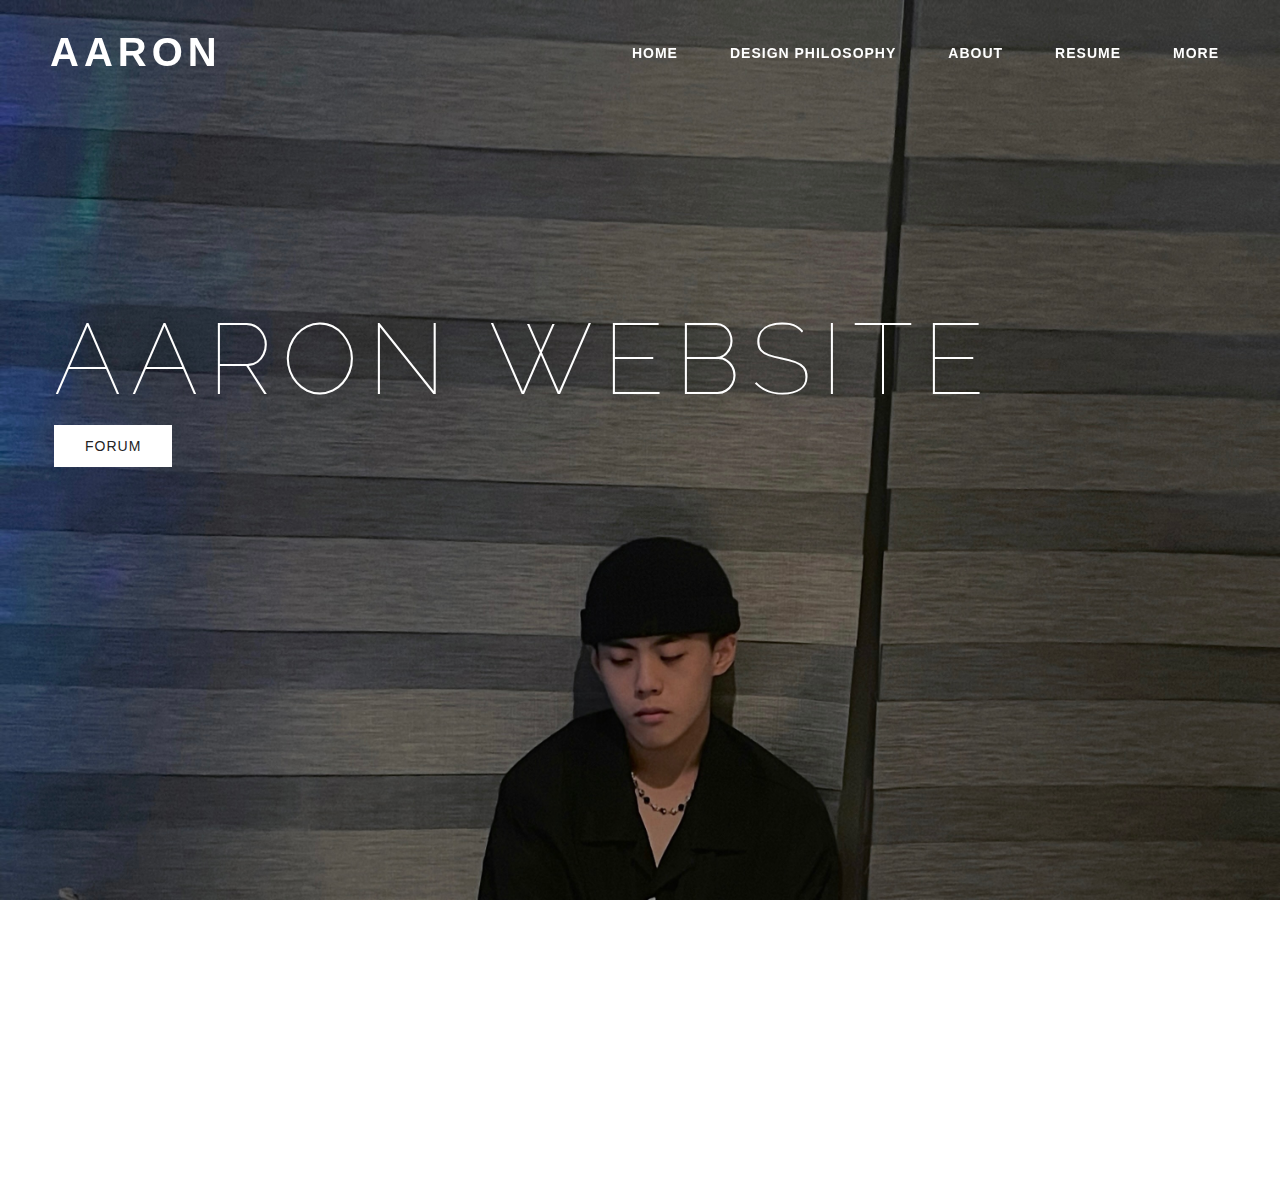
<file: index.html>
<!DOCTYPE html>
<html lang="zh-Hant">
<head>
  <meta charset="UTF-8">
  <meta name="viewport" content="width=device-width, initial-scale=1.0">
  <title>AARON</title>
  <link rel="stylesheet" href="1.css">
    <link href="https://fonts.googleapis.com/css?family=Raleway:100,400,700&display=swap" rel="stylesheet">
    

</head>
<body class="home-page">
  <header>
    <a href="1.html"class="logo">AARON</a>
    <div class="hamburger">&#9776;</div>
    <nav>
      <ul class="nav-links">
        <li><a href="1.html">HOME</a></li>
        <li><a href="2.html">DESIGN PHILOSOPHY</a></li>
        <li><a href="3.html">ABOUT</a></li>
        <li><a href="4.html">RESUME</a></li>
         <li><a href="5.html">MORE</a></li>
      </ul>
    </nav>
  </header>

  <main class="hero">
    <h1 class="main-title">AARON WEBSITE</h1>
    <div class="btn-bg">
    <a href="2.html#forumSection" class="btn">FORUM</a>  
  </main>
  <section class="content"></section>
  <script src="1.js" ></script>
 
  
</div>
</body>
</html>
</file>
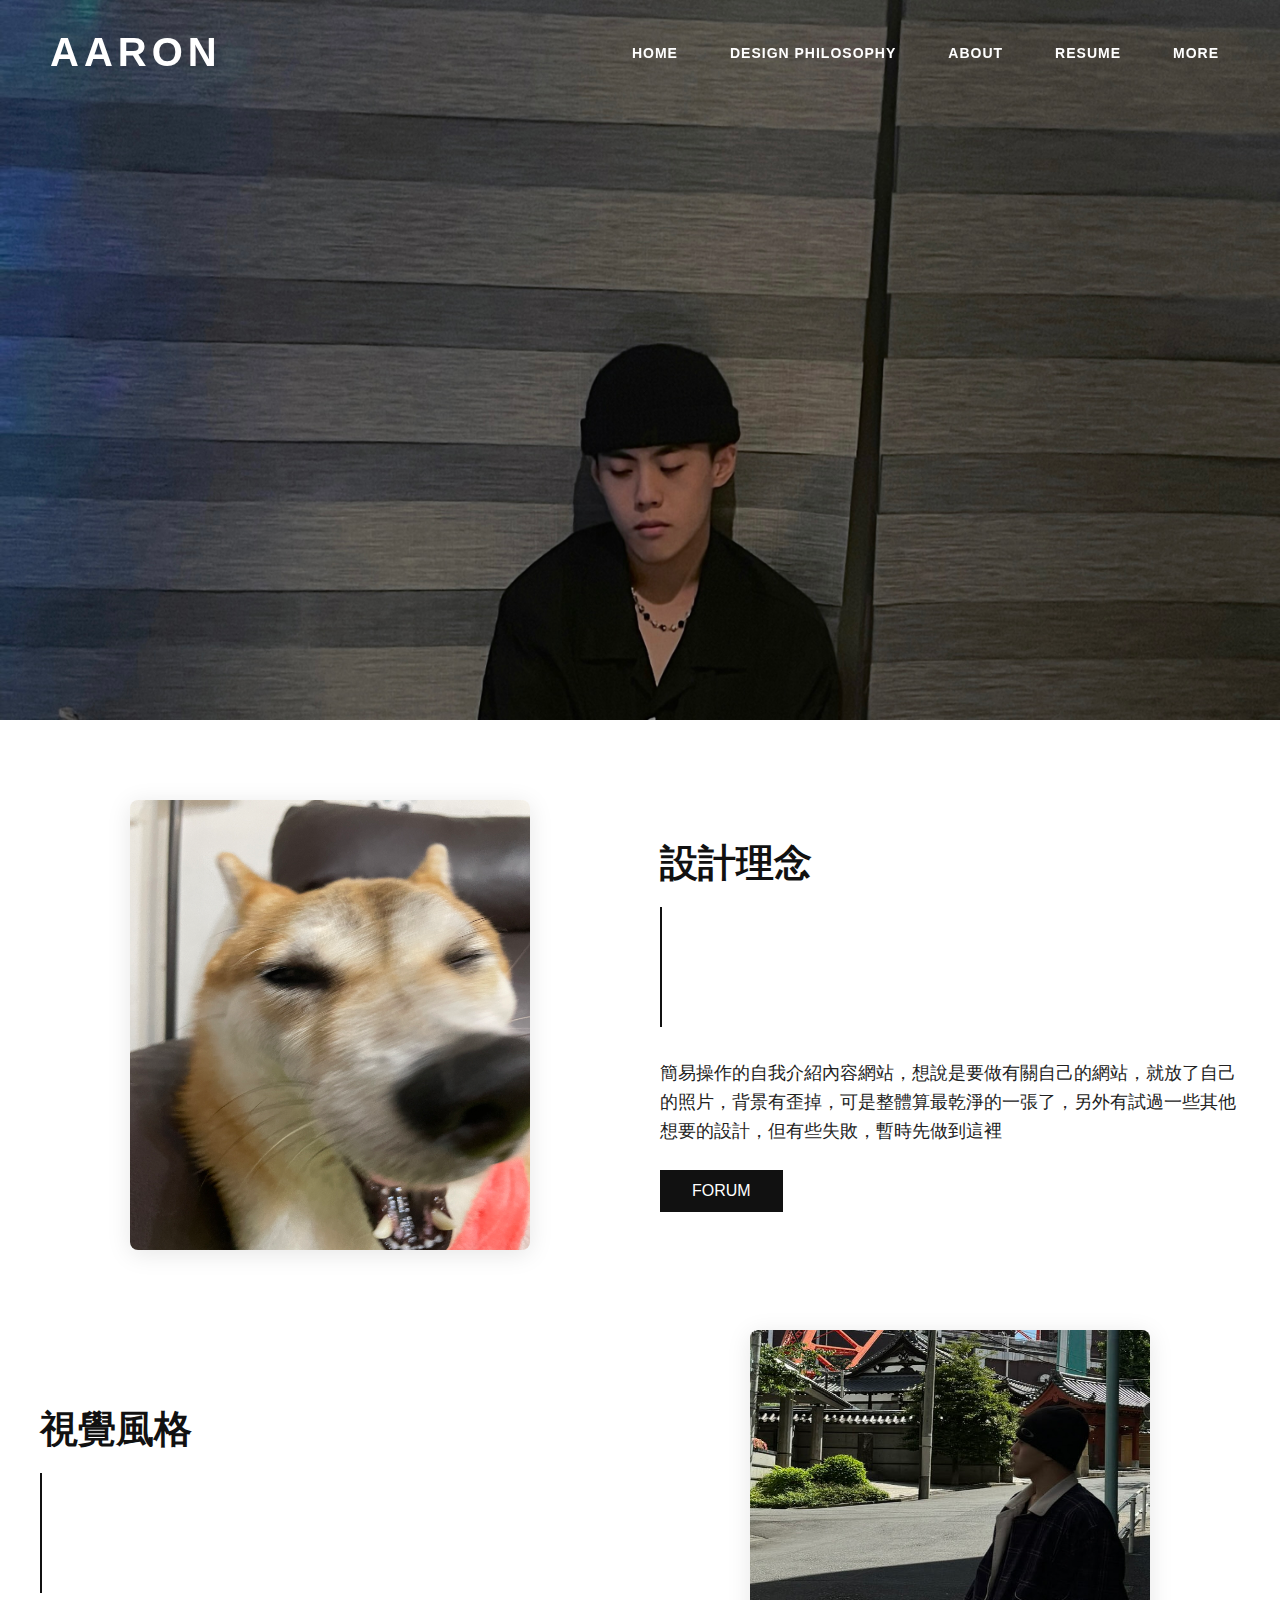
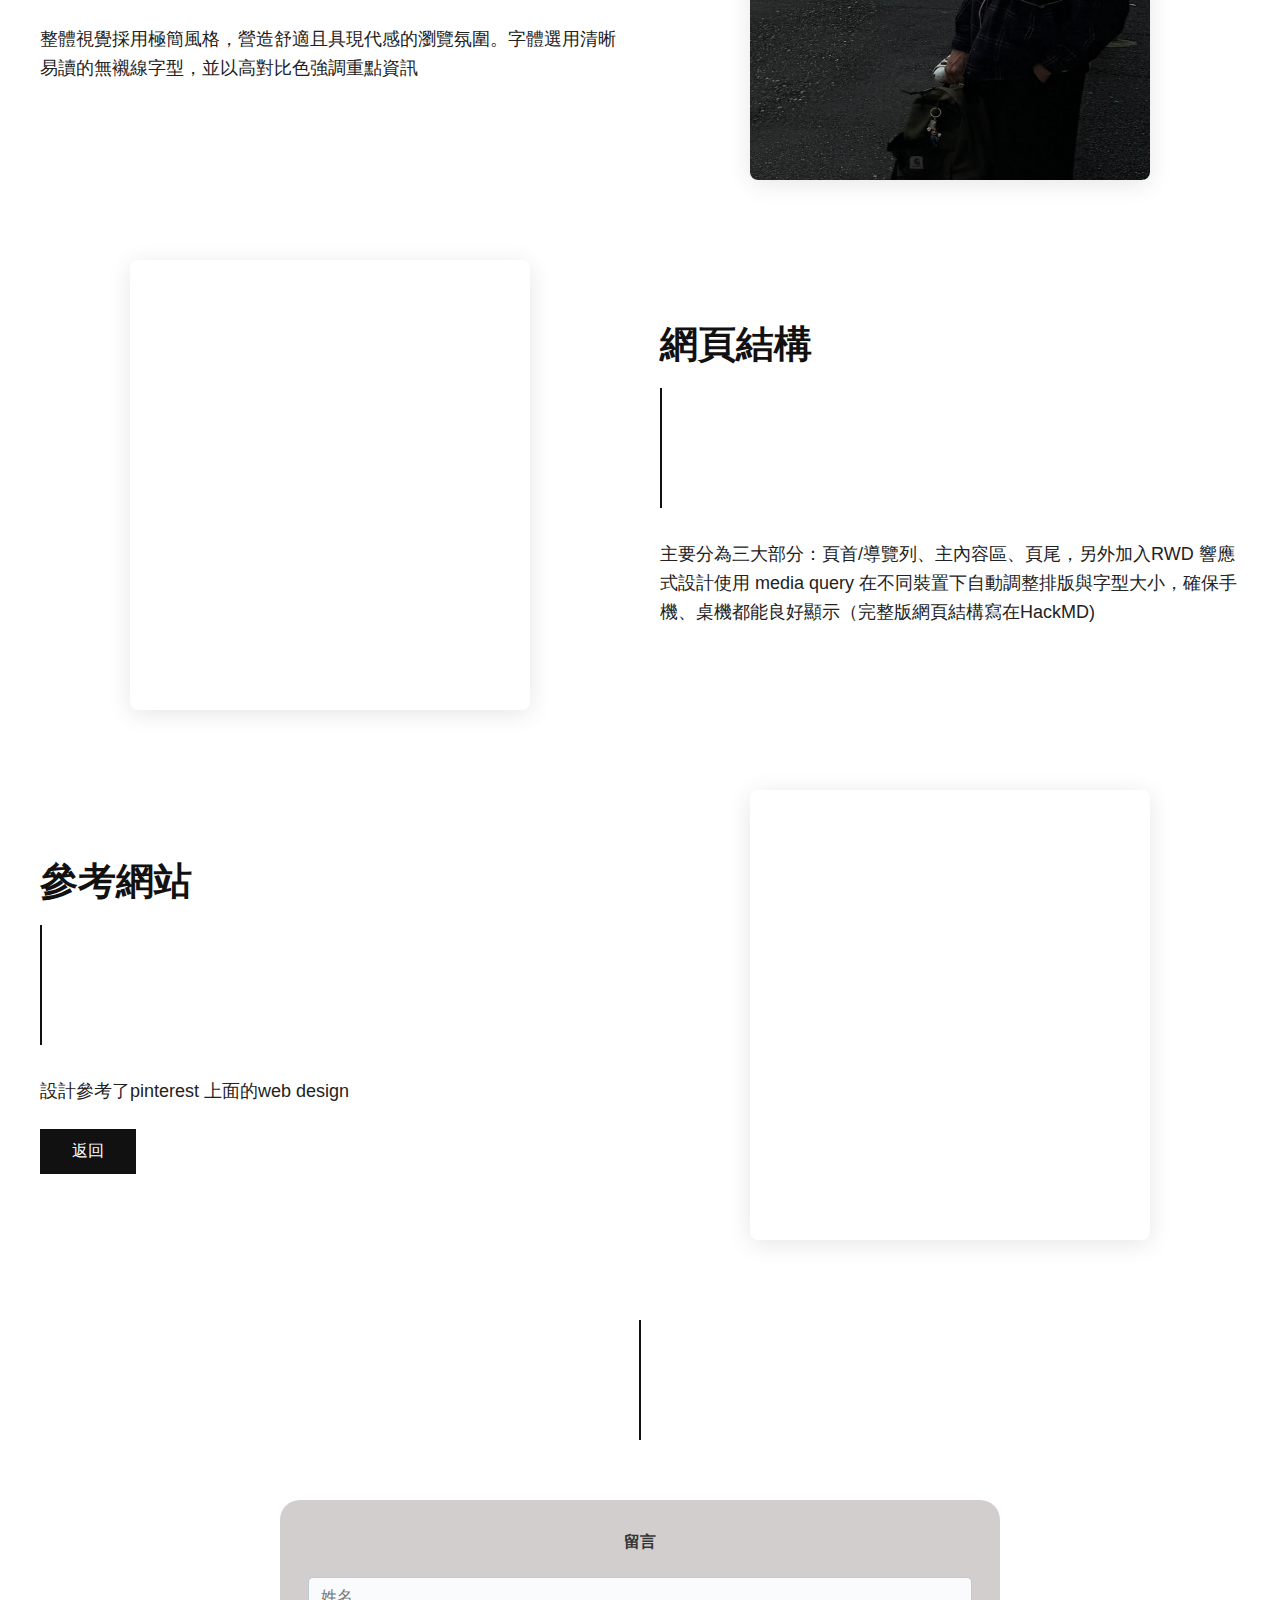
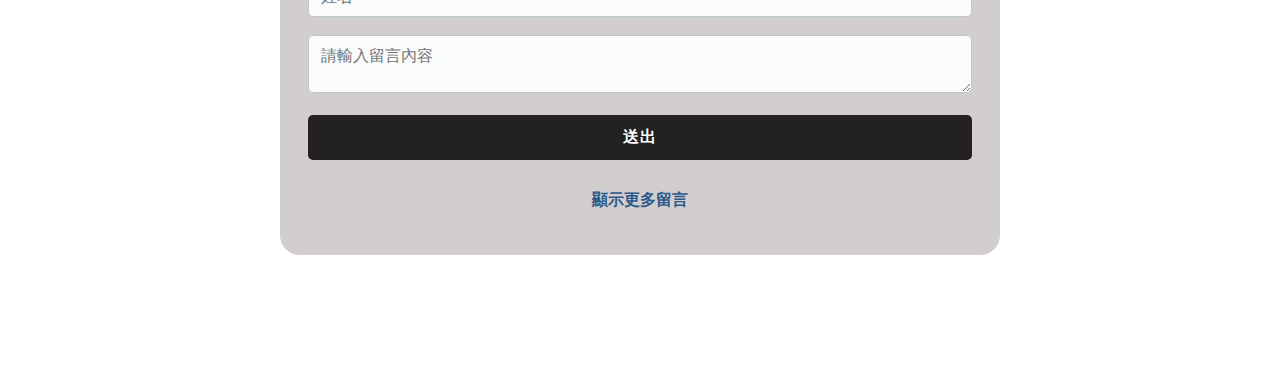
<file: 2.html>
<!DOCTYPE html>
<html lang="zh-Hant">
<head>
  <meta charset="UTF-8">
  <meta name="viewport" content="width=device-width, initial-scale=1.0">
  <title>AARON</title>
  <link rel="stylesheet" href="1.css">
  <link href="https://fonts.googleapis.com/css?family=Raleway:100,400,700&display=swap" rel="stylesheet">
  <style>
    /* 留言區樣式（forum-開頭） */
    * {
      box-sizing: border-box;
      margin: 0;
      padding: 0;
    }
    .forum-section {
      display: flex;
      justify-content: center;
      align-items: center;
      margin-top: 60px;
      margin-bottom: 60px;
    }
    .forum-container {
      width: 60%;
      border-radius: 20px;
      padding: 32px 28px 24px 28px;
      background: #d2cece;
    }
    .forum-title {
      color: #0e0d0d;
      opacity: 0.8;
      margin-bottom: 24px;
      font-size: 1rem;
      font-family: 'Raleway', sans-serif;
      font-weight: bold;
      text-align: center;
    }
    .forum-form-group {
      margin-bottom: 18px;
    }
    .forum-form-group label {
      display: block;
      margin-bottom: 6px;
      color: #444;
      font-weight: 500;
    }
    #forumName,
    #forumMessage {
      width: 100%;
      padding: 10px 12px;
      border: 1px solid #bfc9d1;
      border-radius: 5px;
      font-size: 1rem;
      background: #f9fbfc;
      transition: border 0.2s;
    }
    #forumName:focus,
    #forumMessage:focus {
      border: 1.5px solid #2d5a8c;
      outline: none;
      background: #fff;
    }
    #forumMessage {
      resize: vertical;
      min-height: 40px;
      max-height: 180px;
    }
    .forum-btn {
      width: 100%;
      background: #242121;
      color: #fff;
      border: none;
      padding: 12px 0;
      border-radius: 5px;
      font-size: 1rem;
      cursor: pointer;
      font-weight: 600;
      letter-spacing: 1px;
      transition: background 0.2s;
      margin-bottom: 10px;
    }
    .forum-btn:hover {
      background: #434343;
    }
    .forum-toggle-comments {
      text-align: center;
      margin: 20px 0;
      cursor: pointer;
      color: #2d5a8c;
      font-weight: bold;
    }
    .forum-comments {
      display: block;
    }
    .forum-comment {
      position: relative;
      background: #f2f6fa;
      border-radius: 7px;
      padding: 14px 16px;
      margin-bottom: 16px;
      box-shadow: 0 1px 4px rgba(44, 90, 140, 0.04);
    }
    .forum-author {
      font-weight: bold;
      color: #2d5a8c;
      margin-bottom: 4px;
    }
    .forum-text {
      color: #333;
      white-space: pre-line;
    }
    .forum-delete-btn {
      position: absolute;
      top: 8px;
      right: 10px;
      background: transparent;
      border: none;
      font-size: 18px;
      color: #999;
      cursor: pointer;
      font-weight: bold;
    }
    .forum-delete-btn:hover {
      color: #d00;
    }
    .forum-hidden {
      display: none;
    }
    .forum-time {
  font-size: 0.85em;
  color: #888;
  margin-top: 4px;
  margin-bottom: 2px;
}
    @media (max-width: 800px) {
      .forum-container {
        max-width: 80vw;
        width: 80vw;
        margin: 0 auto;
      }
      .forum-container {
    max-width: 98vw;
    padding: 10px 4vw 10px 4vw;
  }
  .forum-title {
    font-size: 1rem;
  }
  .forum-form-group label,
  #forumName,
  #forumMessage {
    font-size: 0.85rem;
  }
  .forum-btn {
    font-size: 0.92rem;
    padding: 8px 0;
  }
  .forum-toggle-comments {
    font-size: 0.9em;
  }
  .forum-comment {
    font-size: 0.85rem;
    padding: 7px 7px;
    border-radius: 5px;
    margin-bottom: 8px;
  }
  .forum-author {
    font-size: 0.92em;
  }
  .forum-text {
    font-size: 0.9em;
  }
  .forum-time {
    font-size: 0.75em;
  }
}

  </style>
</head>
<body class="philosophy-page">
  <header>
    <a href="1.html" class="logo">AARON</a>
    <div class="hamburger">&#9776;</div>
    <nav>
      <ul class="nav-links">
        <li><a href="1.html">HOME</a></li>
        <li><a href="2.html">DESIGN PHILOSOPHY</a></li>
        <li><a href="3.html">ABOUT</a></li>
        <li><a href="4.html">RESUME</a></li>
         <li><a href="5.html">MORE</a></li>
      </ul>
    </nav>
  </header>

  <main class="philosophy-main">
    <!-- 1 -->
    <section class="philosophy-section row">
      <div class="philosophy-img-col">
        <img src="IMG_0256 2.jpeg" alt="設計" class="philosophy-img">
      </div>
      <div class="philosophy-text-col">
        <h2 class="philosophy-title">設計理念</h2>
        <div class="newsletter-divider"></div>
        <p class="philosophy-desc">
簡易操作的自我介紹內容網站，想說是要做有關自己的網站，就放了自己的照片，背景有歪掉，可是整體算最乾淨的一張了，另外有試過一些其他想要的設計，但有些失敗，暫時先做到這裡        </p>
<a href="#forumSection" class="philosophy-btn" id="forumLinkBtn">FORUM</a>      </div>
    </section>
    <!-- 2 -->
    <section class="philosophy-section row reverse">
      <div class="philosophy-img-col">
        <img src="S__307027970 8.jpg" alt="設計" class="philosophy-img">
      </div>
      <div class="philosophy-text-col">
        <h2 class="philosophy-title">視覺風格</h2>
        <div class="newsletter-divider"></div>
        <p class="philosophy-desc">
         整體視覺採用極簡風格，營造舒適且具現代感的瀏覽氛圍。字體選用清晰易讀的無襯線字型，並以高對比色強調重點資訊
        </p>
      </div>
    </section>
    <!-- 3 -->
    <section class="philosophy-section row">
      <div class="philosophy-img-col">
        <iframe width="400" height="225" src="https://hackmd.io/@3h11rjC3TSSfytefXOANyg/r12JcLK-ex" 
      title="hackmd" frameborder="0" allowfullscreen class="philosophy-img"></iframe>
      </div>
      <div class="philosophy-text-col">
        <h2 class="philosophy-title">網頁結構</h2>
        <div class="newsletter-divider"></div>
        <p class="philosophy-desc">
主要分為三大部分：頁首/導覽列、主內容區、頁尾，另外加入RWD 響應式設計使用 media query 在不同裝置下自動調整排版與字型大小，確保手機、桌機都能良好顯示（完整版網頁結構寫在HackMD)
        </p>
      </div>
    </section>
    <!-- 4 -->
    <section class="philosophy-section row reverse">
      <div class="philosophy-img-col">
        <iframe width="400" height="225" src="https://onepagelove.com/mntn" 
      title="YouTube video" frameborder="0" allowfullscreen class="philosophy-img"></iframe>
      </div>
      <div class="philosophy-text-col">
        <h2 class="philosophy-title">參考網站</h2>
        <div class="newsletter-divider"></div>
        <p class="philosophy-desc">
            設計參考了pinterest 上面的web design
        </p>
        <a href="#" class="philosophy-btn" id="backToTopBtn">返回</a>
      </div>
    </section>

    <!-- 留言區開始 -->
             <div class="newsletter-divider" style="padding:0; margin: 0 auto; display: block;"></div>
<section class="forum-section" id="forumSection">
        
      <div class="forum-container">
        <h2 class="forum-title">留言</h2>
        <form id="forumForm" autocomplete="off">
  <div class="forum-form-group">
    <label for="forumName"></label>
    <input type="text" id="forumName" placeholder="姓名" />
  </div>
  <div class="forum-form-group">
    <label for="forumMessage"></label>
    <textarea id="forumMessage" placeholder="請輸入留言內容"></textarea>
  </div>
  <button type="submit" class="forum-btn">送出</button>
</form>
        <div class="forum-toggle-comments" id="forumToggleBtn">顯示更多留言</div>
        <div class="forum-comments" id="forumComments"></div>
      </div>
    </section>
    <!-- 留言區結束 -->
  </main>
  <script src="1.js"></script>
</body>
</html>
</file>
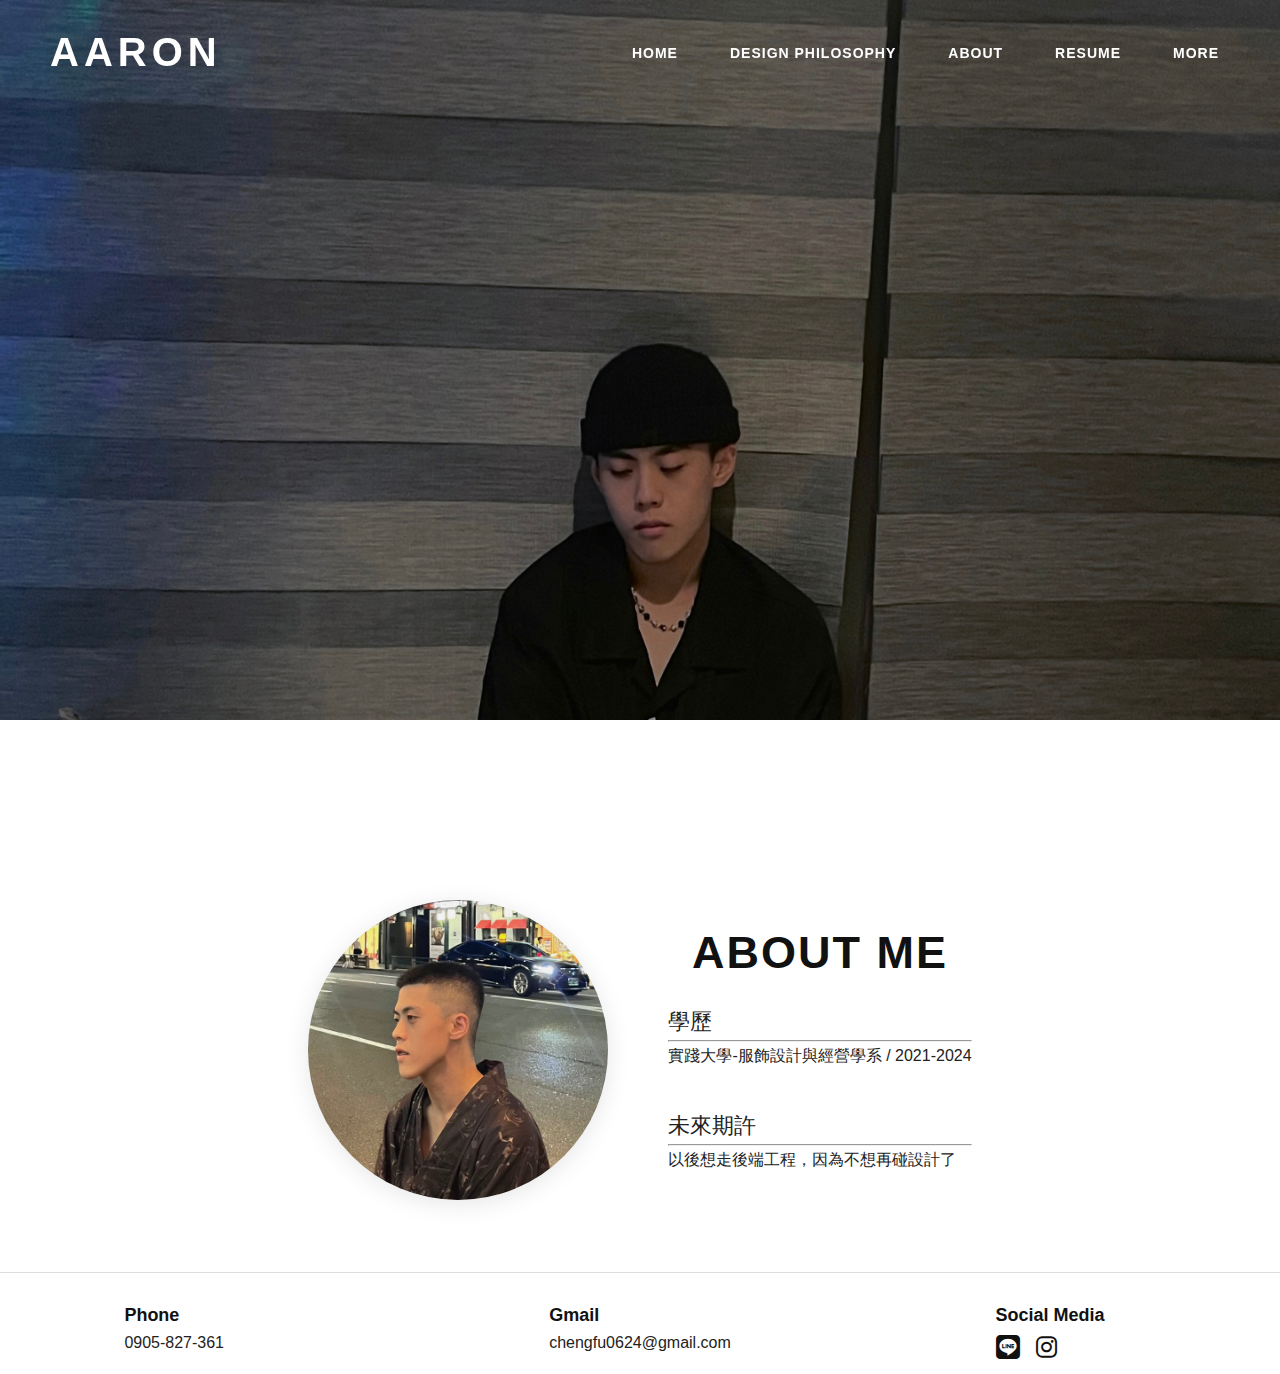
<file: 3.html>
<!DOCTYPE html>
<html lang="zh-Hant">
<head>
  <meta charset="UTF-8">
  <meta name="viewport" content="width=device-width, initial-scale=1.0">
  
  <link rel="stylesheet" href="1.css">
  <link rel="stylesheet" href="https://cdnjs.cloudflare.com/ajax/libs/font-awesome/6.4.0/css/all.min.css">
   <link href="https://fonts.googleapis.com/css?family=Raleway:100,400,700&display=swap" rel="stylesheet">

</head>
<body class="about-page">
  <header>
     <a href="1.html"class="logo">AARON</a>
    <div class="hamburger">&#9776;</div>
    <nav>
      <ul class="nav-links">
        <li><a href="1.html">HOME</a></li>
        <li><a href="2.html">DESIGN PHILOSOPHY</a></li>
        <li><a href="3.html">ABOUT</a></li>
        <li><a href="4.html">RESUME</a></li>
         <li><a href="5.html">MORE</a></li>
      </ul>
    </nav>
  </header>
  <main class="hero"></main>
  
  <div class="about-container">
    <img src="IMG_7866.jpeg" alt="About Me Photo" class="about-photo">
    <div class="about-text">
      <div class="about-title">ABOUT ME</div>
      <div class="about-desc">
        學歷<hr>
        <p>實踐大學-服飾設計與經營學系 / 2021-2024</p>
        <br>
        未來期許<hr>
        <p>以後想走後端工程，因為不想再碰設計了</p>

      </div>
    </div>
  </div>

  <hr class="footer-divider">

  <footer class="footer-bar">
    <div class="footer-main">
      <div class="footer-col">
        <div class="footer-title">Phone</div>
        <div class="footer-info">0905-827-361</div>
      </div>
      <div class="footer-col">
        <div class="footer-title">Gmail</div>
        <div class="footer-info">chengfu0624@gmail.com</div>
      </div>
      <div class="footer-col">
        <div class="footer-title">Social Media</div>
       <div class="footer-social">
    <a href="https://line.me/ti/p/aaronfu0708" class="line-icon" target="_blank" aria-label="LINE">
      <i class="fab fa-line"></i>
    </a>
    <a href="https://www.instagram.com/lfxzlll" class="ig-icon" target="_blank" aria-label="Instagram">
      <i class="fab fa-instagram"></i>
    </a>
  </div>
     
  <script src="1.js"></script>
</body>
</html>
</file>
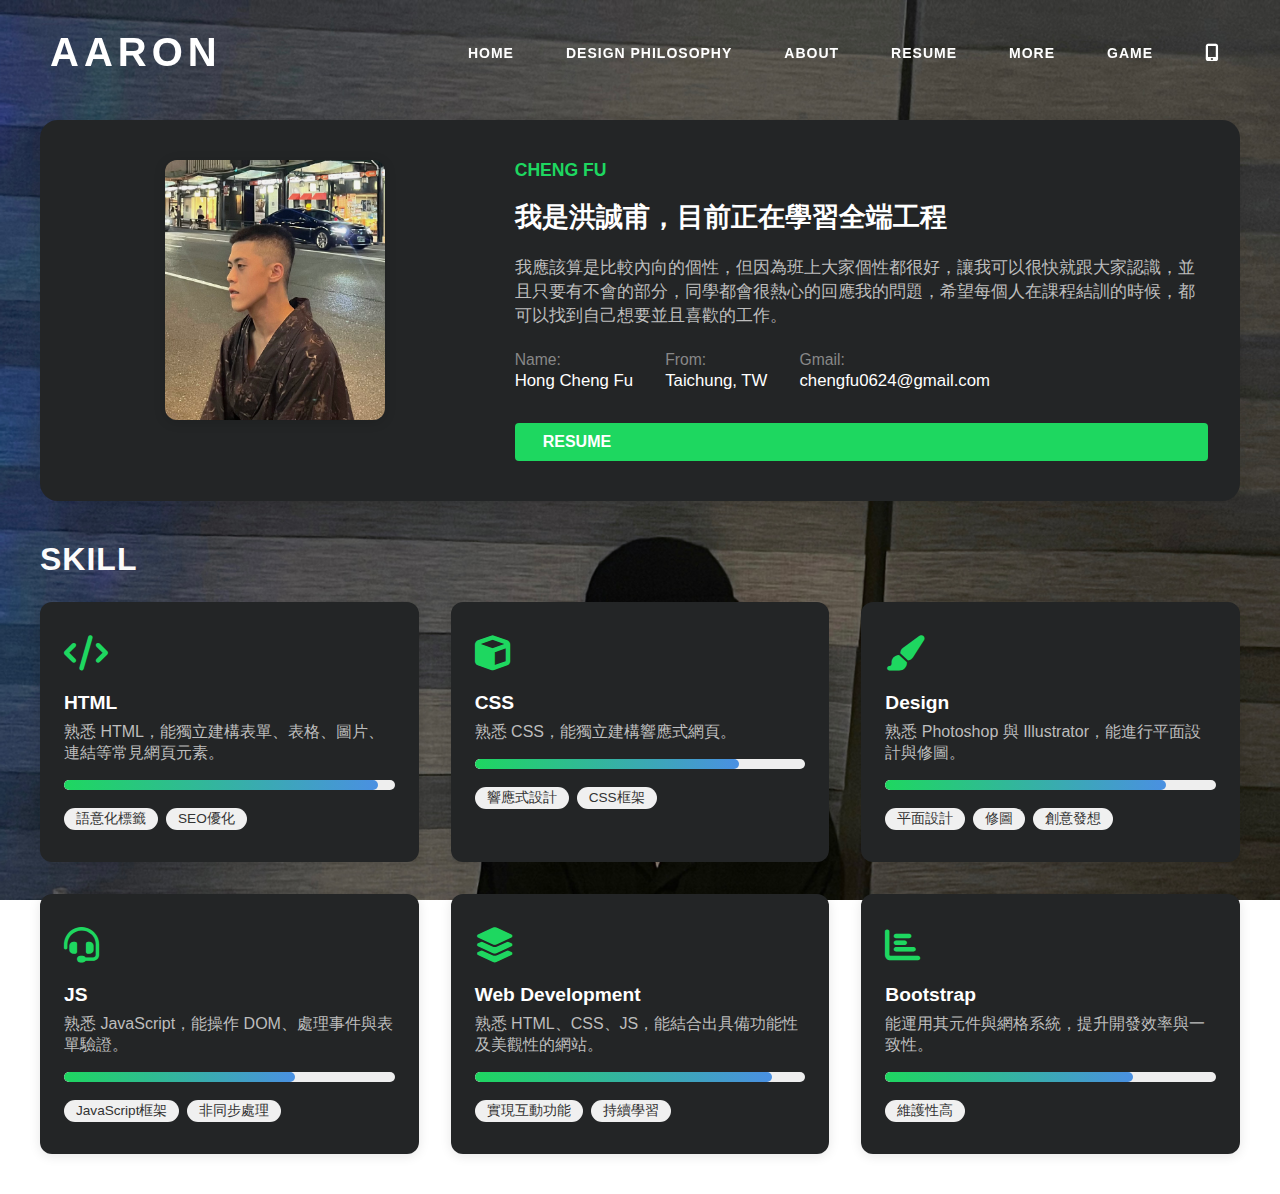
<file: 5.html>
<!DOCTYPE html>
<html lang="zh-Hant">
<head>
  <meta charset="UTF-8">
  <meta name="viewport" content="width=device-width, initial-scale=1.0">
  <title>AARON</title>
  <link rel="stylesheet" href="1.css">
  <link href="https://fonts.googleapis.com/css?family=Raleway:100,400,700&display=swap" rel="stylesheet">
  <link rel="stylesheet" href="https://cdnjs.cloudflare.com/ajax/libs/font-awesome/6.4.0/css/all.min.css">
  <style>
    *{
      margin: 0;
      padding: 0;
      box-sizing: border-box;
    }
    body {
      background-image: url('IMG_0256 3.JPG');
      background-repeat: no-repeat;
      background-position: center center;
      background-attachment: fixed;
      background-size: cover;
    }
    .main-hero,
    .who-section,
    .services-section {
      max-width: 1200px;
      margin-left: auto;
      margin-right: auto;
      padding-left: 40px;
      padding-right: 40px;
      box-sizing: border-box;
    }
    .main-hero {
      display: flex;
      flex-wrap: wrap;
      align-items: center;
      justify-content: space-between;
      padding: 120px 0 0 0;
      min-height: 520px;
      background: #232526;
      border-radius: 18px;
      box-shadow: 0 2px 16px rgba(0,0,0,0.10);
      padding: 40px 32px;
      margin: 120px auto 40px auto;
      gap: 36px;
    }
    .hero-left {
      flex: 1 1 420px;
      padding: 40px 40px 40px 0;
      display: flex;
      flex-direction: column;
      justify-content: center;
      min-width: 320px;
    }
    .hero-hi {
      font-size: 1.2em;
      color: #bdbdbd;
      margin-bottom: 10px;
    }
    .hero-title {
      font-size: 2.8em;
      font-weight: bold;
      margin-bottom: 10px;
      color: #fff;
      letter-spacing: 1px;
    }
    .hero-desc {
      font-size: 1.2em;
      color: #bdbdbd;
      margin-bottom: 28px;
    }
    .hero-contact-btn {
      background: #1ed760;
      color: #fff;
      border: none;
      padding: 12px 32px;
      border-radius: 4px;
      font-size: 1.1em;
      font-weight: 600;
      cursor: pointer;
      margin-bottom: 36px;
      transition: background 0.2s;
      text-decoration: none;
      display: inline-block;
    }
    .hero-contact-btn:hover {
      background: #14b94d;
    }
    .hero-info-row {
      display: flex;
      gap: 48px;
      margin-top: 24px;
      font-size: 1em;
      color: #bdbdbd;
    }
    .hero-info-col {
      display: flex;
      flex-direction: column;
      gap: 2px;
    }
    .hero-info-label {
      font-size: 0.98em;
      color: #bebebe;
    }
    .hero-info-value {
      font-size: 1.05em;
      color: #fff;
      font-weight: 500;
    }
    .hero-right {
      flex: 1 1 340px;
      min-width: 320px;
      display: flex;
      align-items: center;
      justify-content: center;
      position: relative;
      padding-left: 10px;
      margin: 0;
    }
    .hero-img-main {
      width: 320px;
      height: 320px;
      object-fit: cover;
      border-radius: 12px;
      background: #222;
      box-shadow: 0 4px 32px rgba(0,0,0,0.25);
      filter: none !important;
    }
    /* Who am I section */
    .who-section {
      display: flex;
      flex-wrap: wrap;
      align-items: flex-start;
      justify-content: space-between;
      margin: 120px auto 40px auto;
      background: #232526;
      border-radius: 18px;
      box-shadow: 0 2px 16px rgba(0,0,0,0.10);
      padding: 40px 32px;
      gap: 36px;
    }
    .who-img-col {
      flex: 1 1 260px;
      min-width: 220px;
      display: flex;
      align-items: center;
      justify-content: center;
    }
    .who-img {
      width: 220px;
      height: 260px;
      object-fit: cover;
      border-radius: 12px;
      background: #222;
      box-shadow: 0 2px 12px rgba(0,0,0,0.15);
      filter: none !important;
    }
    .who-text-col {
      flex: 2 1 400px;
      min-width: 280px;
      display: flex;
      flex-direction: column;
      justify-content: center;
      gap: 12px;
    }
    .who-title {
      color: #1ed760;
      font-size: 1.1em;
      font-weight: bold;
      margin-bottom: 6px;
    }
    .who-name {
      font-size: 1.7em;
      font-weight: bold;
      color: #fff;
      margin-bottom: 8px;
    }
    .who-desc {
      color: #bdbdbd;
      font-size: 1.08em;
      margin-bottom: 12px;
    }
    .who-info-row {
      display: flex;
      gap: 32px;
      margin-bottom: 10px;
      font-size: 1em;
      color: #bdbdbd;
    }
    .who-info-col {
      display: flex;
      flex-direction: column;
      gap: 2px;
    }
    .who-info-label {
      font-size: 0.98em;
      color: #888;
    }
    .who-info-value {
      font-size: 1.05em;
      color: #fff;
      font-weight: 500;
    }
    .who-btn {
      background: #1ed760;
      color: #fff;
      border: none;
      padding: 10px 28px;
      border-radius: 4px;
      font-size: 1em;
      font-weight: 600;
      cursor: pointer;
      margin-top: 10px;
      text-decoration: none;
      display: inline-block;
      transition: background 0.2s;
    }
    .who-btn:hover {
      background: #14b94d;
    }
    /* Services section */
    .services-section {
      margin: 0 auto 40px auto;
      padding: 0 0 40px 0;
    }
    .services-title {
      font-size: 2em;
      font-weight: bold;
      color: #fcfbfb;
      margin-bottom: 24px;
      letter-spacing: 1px;
      position: relative;
      z-index: 1;
    }
    .services-grid {
      display: grid;
      grid-template-columns: repeat(3, 1fr);
      gap: 32px;
    }
    .service-card {
      background: #232526;
      border-radius: 12px;
      padding: 32px 24px;
      box-shadow: 0 2px 12px rgba(0,0,0,0.10);
      display: flex;
      flex-direction: column;
      align-items: flex-start;
      min-height: 180px;
      transition: transform 0.15s;
    }
    .service-card:hover {
      transform: translateY(-6px) scale(1.03);
    }
    .service-icon {
      font-size: 2.2em;
      color: #1ed760;
      margin-bottom: 18px;
    }
    .service-title {
      font-size: 1.2em;
      font-weight: bold;
      color: #fff;
      margin-bottom: 8px;
    }
    .service-desc {
      color: #bdbdbd;
      font-size: 1em;
    }
    .service-bar-bg {
  width: 100%;
  height: 10px;
  background: #eee;
  border-radius: 5px;
  margin: 16px 0 8px 0;
  overflow: hidden;
  position: relative;
}
.service-bar {
  height: 100%;
  width: 0;
  background: linear-gradient(90deg, #1ed760, #4a90e2); 
  border-radius: 5px;
  transition: width 1.5s cubic-bezier(.4,1,.6,1);
  
}
.service-percent {
  font-weight: bold;
  color: #1ed760;
  font-size: 1.1em;
  position: absolute;
  right: 16px;
  top: -22px;
}
.service-tags {
  margin-top: 10px;
  display: flex;
  flex-wrap: wrap;
  gap: 8px;
}
.service-tags span {
  background: #f0f0f0;
  color: #333;
  border-radius: 12px;
  padding: 2px 12px;
  font-size: 0.85em;
  font-weight: 500;
}
    /* RWD */
    @media (max-width: 800px) {
      
      .main-hero,
      .who-section,
      .services-section {
        flex-direction: column !important;
        align-items: stretch;
        padding-left: 3vw !important;
        padding-right: 3vw !important;
        padding-top: 16px;
        padding-bottom: 16px;
        max-width: 94vw;
      }
      .main-hero {
        background-color: #222;
        border-radius: 18px;
        min-height: unset;
        padding: 0;
        margin-top: 115px;
        width: 88vw;
        margin-bottom: auto;
      }
      .main-hero {
    flex-direction: column !important;
  }
  .hero-right {
    padding-bottom: 0 !important;
    margin-top: -120px; /* 貼近上一區塊，可依需求調整 */
  }
      .hero-left, .hero-right {
        padding: 0 !important;
        min-width: 0;
      }
      .hero-left{
        margin-bottom: 0;
      }
      .hero-right {
        justify-content: center;
        padding-bottom: 18px;
      

      }
      .hero-img-main {
        width: 90% !important;
        max-width: 320px;
        height: 180px !important;
        margin-top: 0;
        display: block;
      }
      .hero-title {
        font-size: 2em;
      }
      .hero-desc {
        font-size: 1em;
      }
      .hero-info-row {
        margin-top: 0;;
        flex-direction: column;
        gap: 11px;
        font-size: 0.95em;
      }
      .who-section {
        flex-direction: column !important;
        gap: 12px;
        padding: 12px 0;
        margin: 0 20px;
         box-sizing: border-box;
         display: block;
      }
      .who-img {
        width: 70vw !important;
         max-width: 300px;
       height: 150px !important;
        margin: 30px auto;
        display: block;
      }
      .who-title {
        font-size: 1em;
      }
      .who-name {
        font-size: 1em;
      }
      .who-desc {
        font-size: 0.8em;
        
      }
      .who-text-col {
  min-width: 0 !important;
  max-width: 100vw;
  box-sizing: border-box;
  padding: 0 8px;
  word-break: break-all;
  overflow-wrap: break-word;
}
.who-desc {
  max-width: 100%;
  box-sizing: border-box;
  word-break: break-all;
  overflow-wrap: break-word;
}
      .who-info-row {
        flex-direction: column;
        gap: 8px;
        font-size: 0.95em;
      }
      .services-title {
        font-size: 1.1em;
        margin-bottom: 10px;
      }
      .services-grid {
        grid-template-columns: 1fr !important;
        gap: 17px;
      }
      .service-card {
        padding: 14px 8px;
        min-height: 90px;
      }
      .hero-contact-btn {
        width: 94%;
        font-size: 1em;
        padding-left: 7px;
      }
      .who-section {
        margin-top: 115px;
      }
      .who-btn {
        width: 94%;
        font-size: 1em;
        padding-left: 7px;
      }
      .service-bar-bg { height: 6px; }
  .service-tags span { font-size: 0.75em; }
    }
    
  </style>
</head>
<body>
  <header>
    <a href="1.html" class="logo">AARON</a>
    <div class="hamburger">&#9776;</div>
    <nav>
      <ul class="nav-links">
        <li><a href="1.html">HOME</a></li>
        <li><a href="2.html">DESIGN PHILOSOPHY</a></li>
        <li><a href="3.html">ABOUT</a></li>
        <li><a href="4.html">RESUME</a></li>
        <li><a href="5.html">MORE</a></li>
        <li><a href="6.html">GAME</a></li>
        <li><a href="7.html" title="手機"><i class="fa fa-mobile-alt fa-lg" ></i></a></li>
      </ul>
    </nav>
  </header>
  
  <!-- Hero Section -->
  <!-- Who am I Section -->
  <section class="who-section">
    <div class="who-img-col">
      <img src="IMG_7866.jpeg" alt="Who am I" class="who-img">
    </div>
    <div class="who-text-col">
      <div class="who-title">CHENG FU</div>
      <div class="who-name">我是洪誠甫，目前正在學習全端工程</div>
      <div class="who-desc">
        我應該算是比較內向的個性，但因為班上大家個性都很好，讓我可以很快就跟大家認識，並且只要有不會的部分，同學都會很熱心的回應我的問題，希望每個人在課程結訓的時候，都可以找到自己想要並且喜歡的工作。
      </div>
      <div class="who-info-row">
        <div class="who-info-col">
          <span class="who-info-label">Name:</span>
          <span class="who-info-value">Hong Cheng Fu</span>
        </div>
        <div class="who-info-col">
          <span class="who-info-label">From:</span>
          <span class="who-info-value">Taichung, TW</span>
        </div>
        <div class="who-info-col">
          <span class="who-info-label">Gmail:</span>
          <span class="who-info-value">chengfu0624@gmail.com</span>
        </div>
      </div>
      <a href="4.html" class="who-btn">RESUME</a>
    </div>
  </section>
  <!-- Services Section -->
 <section class="services-section">
  <div class="services-title">SKILL</div>
  <div class="services-grid">
    <div class="service-card" data-percent="95">
      <div class="service-icon"><i class="fa fa-code"></i></div>
      <div class="service-title">HTML</div>
      <div class="service-desc">熟悉 HTML，能獨立建構表單、表格、圖片、連結等常見網頁元素。</div>
      <div class="service-bar-bg">
        <div class="service-bar"></div>
      </div>
      <div class="service-percent">95%</div>
      <div class="service-tags">
        <span>語意化標籤</span>
        <span>SEO優化</span>
      </div>
    </div>
    <div class="service-card" data-percent="80">
      <div class="service-icon"><i class="fa fa-cube"></i></div>
      <div class="service-title">CSS</div>
      <div class="service-desc">熟悉 CSS，能獨立建構響應式網頁。</div>
      <div class="service-bar-bg">
        <div class="service-bar"></div>
      </div>
      <div class="service-percent">80%</div>
      <div class="service-tags">
        <span>響應式設計</span>
        <span>CSS框架</span>
      </div>
    </div>
    <div class="service-card" data-percent="85">
      <div class="service-icon"><i class="fa fa-paint-brush"></i></div>
      <div class="service-title">Design</div>
      <div class="service-desc">熟悉 Photoshop 與 Illustrator，能進行平面設計與修圖。</div>
      <div class="service-bar-bg">
        <div class="service-bar"></div>
      </div>
      <div class="service-percent">85%</div>
      <div class="service-tags">
        <span>平面設計</span>
        <span>修圖</span>
        <span>創意發想</span>
      </div>
    </div>
    <div class="service-card" data-percent="70">
      <div class="service-icon"><i class="fa fa-headset"></i></div>
      <div class="service-title">JS</div>
      <div class="service-desc">熟悉 JavaScript，能操作 DOM、處理事件與表單驗證。</div>
      <div class="service-bar-bg">
        <div class="service-bar"></div>
      </div>
      <div class="service-percent">70%</div>
      <div class="service-tags">
        <span>JavaScript框架</span>
        <span>非同步處理</span>
      </div>
    </div>
    <div class="service-card" data-percent="90">
      <div class="service-icon"><i class="fa fa-layer-group"></i></div>
      <div class="service-title">Web Development</div>
      <div class="service-desc">熟悉 HTML、CSS、JS，能結合出具備功能性及美觀性的網站。</div>
      <div class="service-bar-bg">
        <div class="service-bar"></div>
      </div>
      <div class="service-percent">80%</div>
      <div class="service-tags">
        <span>實現互動功能</span>
        <span>持續學習</span>
      </div>
    </div>
    <div class="service-card" data-percent="75">
      <div class="service-icon"><i class="fa fa-chart-bar"></i></div>
      <div class="service-title">Bootstrap</div>
      <div class="service-desc">能運用其元件與網格系統，提升開發效率與一致性。</div>
      <div class="service-bar-bg">
        <div class="service-bar"></div>
      </div>
      <div class="service-percent">75%</div>
      <div class="service-tags">
        <span>維護性高</span>
        
      </div>
    </div>
  </div>
</section>
<script>
document.addEventListener('DOMContentLoaded', function() {
  document.querySelectorAll('.service-card').forEach(function(card) {
    const percent = card.getAttribute('data-percent');
    const bar = card.querySelector('.service-bar');
    setTimeout(() => {
      bar.style.width = percent + '%';
    }, 300);
  });
});
</script>
  <script src="1.js"></script>
</body>
</html>
</file>
<file: 1.css>
/* Reset */
* {
  margin: 0;
  padding: 0;
  box-sizing: border-box;
}

html, body {
  height: 100%;
  font-family: Arial, sans-serif;
}

.home-page {
  min-height: 100vh;
  height: 100vh;
  overflow: hidden;
}
/* Header Navigation */
header {
  position: fixed;
  top: 20px;
  width: 100%;
  display: flex;
  justify-content: space-between;
  align-items: center;
  padding: 30px 50px;
  z-index: 10;
  background: transparent;
}
.main-title {
  font-size: 100px;
  font-family: 'Raleway', sans-serif;
  font-weight: 100;
  color: white;
  text-shadow: 2px 4px 16px rgba(0,0,0,0.5);
  text-align: left;
  letter-spacing: 10px;
  margin-top: 300px;
  margin-left: 42px;
  margin-bottom: 0;
  position: static;
  align-self: flex-start; /* 這行讓 h1 靠左 */
}
.logo {
  color: white;
  font-size: 40px;
  font-weight: bold;
  letter-spacing: 5px;
  text-decoration: none;
}

.nav-links {
  list-style: none;
  display: flex;
  gap: 30px;
}

.nav-links a {
  color: white;
  text-decoration: none;
  font-size: 14px;
  font-weight: bold;
  letter-spacing: 1px;
  border: 1px solid transparent;
  padding: 5px 10px;
  transition: all 0.3s ease;
}

.nav-links a:hover {
  border: 1px solid white;
  border-radius: 20px;
  padding: 10px 25px;
}
body {
  height: 100vh;
  font-family: Arial, sans-serif;
  background-image: url('IMG_0256 3.JPG');
  background-size: 100% 100%;      
  background-position: top center; /* 靠上對齊 */
  background-repeat: no-repeat;
}
/* Hero Section */
.hero {
  min-height: 100vh;              /* 讓主區塊至少佔滿整個視窗高度 */      /* 內容垂直排列 */
  box-sizing: border-box;
  padding: 0 12px;                /* 手機時左右留白 */
}


/* Center Button */
.btn {
  background-color: #fff;      /* 一開始白底 */
  color: #222;                 /* 一開始黑字 */
  padding: 12px 30px;
  text-decoration: none;
  font-size: 14px;
  letter-spacing: 1px;
  transition: 
    color 0.3s ease, 
    background 0.3s ease, 
    border 0.3s ease;
  border: 1px solid white;     /* 保留白色邊框 */
  cursor: pointer;
  margin-left: 0;
}
.btn-bg {
  display: flex;
  justify-content: center;
  align-items: center;
  border-radius: 20px;
  padding: 8px 0;
  margin-left: 42px;
  margin-bottom: 20px;
  margin-top: 0;
  width: fit-content;
}
.btn-bg:hover .btn {
  background: transparent;     /* 變透明 */
  color: #fff;                 /* 變白字 */
  border: 1px solid white;     /* 邊框仍為白色 */
}
.hamburger {
  display: none;
  font-size: 32px;
  color: white;
  cursor: pointer;
  position: absolute;
  right: 30px;
  top: 25px;
  z-index: 20;
}

header {
  position: fixed;
  top: 0;
  left: 0;
  width: 100%;
  z-index: 1000;
  background: transparent;
  transition: background 0.3s, box-shadow 0.3s;
}

header.scrolled {
  background: #fff;
  box-shadow: 0 2px 16px rgba(0,0,0,0.07);
}

header .logo,
header .nav-links a {
  color: white;
  transition: color 0.3s;
}

header.scrolled .logo,
header.scrolled .nav-links a {
  color: #222;
}
header .hamburger {
  color: white;
  transition: color 0.3s;
}

header.scrolled .hamburger {
  color: #222;
}
.philosophy-page{
  background-image: url('IMG_0256 5.JPG'); /* 換成你要的圖片 */
  background-size: 100% 80%;
  background-repeat: no-repeat;
  background-position: top center;
}
.about-page {
  background-image: url('IMG_0256 5.JPG'); /* 換成你要的圖片 */
  background-size: 100% 80%;
  background-repeat: no-repeat;
  background-position: top center;
}
.about-page .footer-divider {
  border: none;
  border-top: 1.5px solid #ddd;
  margin: 48px 0 0 0;
}

.about-page .footer-bar {
  width: 100%;
  background: none;
  box-shadow: none;
  border-radius: 0;
  padding: 32px 0 12px 0;
  margin: 0 auto;
  max-width: 100vw;
  text-align: left;
}

.about-page .footer-main {
  display: flex;
  justify-content: space-around;
  align-items: flex-start;
  flex-wrap: wrap;
  gap: 16px;
  width: 100%;
  max-width: 1400px;
  margin: 0 auto;
}

.about-page .footer-col {
  min-width: 160px;
}

.about-page .footer-title {
  font-weight: bold;
  color: #111;
  margin-bottom: 8px;
  font-size: 18px;
}

.about-page .footer-info {
  color: #222;
  font-size: 16px;
  margin-bottom: 4px;
}

.about-page .footer-social a {
  color: #111;
  font-size: 24px;
  margin: 0 10px 0 0;
  transition: color 0.2s;
  vertical-align: middle;
  text-decoration: none;
}

.about-page .footer-social a:hover {
  color: #e1306c;
}

.about-page .footer-copy {
  font-size: 14px;
  color: #222;
  margin-top: 12px;
  text-align: right;
  max-width: 1400px;
  margin-left: auto;
  margin-right: auto;
  line-height: 1.5;
}

.about-page .footer-copy a {
  color: #222;
  text-decoration: underline;
}
.about-page .about-container {
  display: flex;
  align-items: center;
  justify-content: center;
  gap: 60px;
  width: 100%;
  max-width: 1100px;
  margin: 0 auto 0 auto;    /* 上方 margin 改小，靠近上方 */
  padding: 0 20px 24px 20px; /* 上下 padding 減少 */
  background: none;
  border-radius: 0;
  box-shadow: none;
}

.about-page .about-photo {
  width: 300px;
  height: 300px;
  object-fit: cover;
  border-radius: 50%;
  box-shadow: 0 4px 24px rgba(0,0,0,0.10);
  background: #eee;
  flex-shrink: 0;
}

.about-page .about-text {
  max-width: 480px;
  margin-left: 0;
}

.about-page .about-title {
  font-size: 45px;
  font-weight: bold;
  text-align: center;
  letter-spacing: 2px;
  margin-bottom: 24px;
  color: #111;
  font-family: 'Montserrat', 'Arial', sans-serif;
}

.about-page .about-desc {
  font-size: 22px;
  color: #222;
  line-height: 1.7;
  margin-bottom: 0;
  padding: 0;
}
.about-page .about-desc p{
  font-size: 16px;
} 
/* ...existing code... */

.philosophy-main {
  max-width: 1200px;
  margin: auto ;
  padding-top: 800px;
  padding-bottom: 60px;
}

.philosophy-section {
  display: flex;
  align-items: center;
  justify-content: space-between;
  margin-bottom: 80px;
  gap: 40px;
}

.philosophy-section.reverse {
  flex-direction: row-reverse;
}

.philosophy-img-col {
  flex: 1 1 45%;
  display: flex;
  justify-content: center;
}

.philosophy-img {
  height: 450px;
  width: 100%;
  max-width: 400px;
  border-radius: 8px;
  box-shadow: 0 4px 24px rgba(0,0,0,0.10);
}

.philosophy-text-col {
  flex: 1 1 45%;
  display: flex;
  flex-direction: column;
  justify-content: center;
  align-items: flex-start;
}

.philosophy-title {
  font-size: 38px;
  font-family: 'Montserrat', 'Arial', sans-serif;
  font-weight: bold;
  margin-bottom: 18px;
  color: #111;
}

.philosophy-desc {
  font-size: 18px;
  color: #222;
  margin-bottom: 24px;
  line-height: 1.6;
}

.philosophy-btn {
  background: #111;
  color: #fff;
  padding: 12px 32px;
  border: none;
  border-radius: 0;
  text-decoration: none;
  font-size: 16px;
  font-family: inherit;
  cursor: pointer;
  transition: background 0.2s;
  display: inline-block;
}

.philosophy-btn:hover {
  background: #333;
}

/* Newsletter 區塊 */


.newsletter-divider {
  width: 2px;
  height: 120px;
  background: #111;
  margin-bottom: 32px;
}




@media (max-width: 800px) {
  body {
    background-image: url('IMG_0256 3.JPG');
    background-size: cover;
    background-position: center;
    background-repeat: no-repeat;
  }
  header {
    width: 100%;
    position: fixed;
    top: 0;
    left: 0;
    padding: 20px;
    flex-direction: row;
    align-items: center;
    justify-content: space-between;
    background: transparent;
    z-index: 200;
  }
  .logo {
    color: white;
    font-size: 40px;
    font-family: Arial, sans-serif;
    font-weight: normal;
    margin-left: 15px;
    margin-top: 15px;
  }
  .main-title {
    font-size: 40px;
    margin-top: 180px;
    margin-left: 23px;
  }
  .hamburger {
    display: block;
    font-size: 40px;
    position: static;
    margin-bottom: 0;
    z-index: 20;
  }
 
  nav {
    width: 100%;
    opacity: 0;
    pointer-events: none;
    transform: translateY(-20px);
    transition: opacity 0.3s ease, transform 0.3s ease;
    background: rgb(54, 45, 49,0.9);
    position: absolute;
    top: 70px;
    left: 0;
    z-index: 150;
  }
  nav.active {
    opacity: 1;
    pointer-events: auto;
    transform: translateY(0);
  }
  .nav-links {
    flex-direction: column;
    gap: 15px;
    margin-top: 10px;
    align-items: flex-start;
    padding: 20px;
  }
  .nav-links a {
    font-weight: normal;
  }
  header.scrolled .nav-links a {
    color: #fff !important;
  }
  .btn {
    padding: 10px 25px;
    font-size: 13px;
  }
  .philosophy-page {
  background-image: url('IMG_0256 4.JPG'); /* 換成你要的圖片 */
  background-size: 100% 80%;
}
  .about-page {
  background-image: url('IMG_0256 4.JPG'); /* 換成你要的圖片 */
  background-size: 100% 80%;
  }
  
  
  .about-page .footer-main {
    flex-direction: column;
    align-items: flex-start;
    gap: 12px;
    padding-left: 24px;
  }
  .about-page .footer-copy {
    text-align: left;
    padding-left: 24px;
  }
  .about-page .about-container {
    flex-direction: column;
         /* 讓上下間距更小 */
    padding: 0 8px 16px 8px;  /* 上下 padding 減少 */
    margin-top: -30px;     /* 更靠近上方 */
  }
  .about-page .about-photo {
    width: 220px;
    height: 220px;
  }
  .about-page .about-title {
    font-size: 30px;
    margin-bottom: 16px;
    text-align: center;
    width: 100%;
  }
 
  .about-page .about-desc {
    font-size: 17px;
  }
  .about-page .about-desc p{
  font-size: 13px;
} 
  .philosophy-section {
    flex-direction: column;
    gap: 24px;
    margin-bottom: 48px;
  }
  .philosophy-section.reverse {
    flex-direction: column;
    
  }
  .philosophy-img {
    max-width: 90%;
    max-height: 600px
  }
  .philosophy-main {
    padding-top: 700px;
    padding-bottom: 30px;
    align-items: center;
    justify-content: center;
    margin-left: 0;
  }
  .philosophy-text-col {
    align-items: center;
    text-align: center;
  }
  .philosophy-title,
  .philosophy-desc,
  .philosophy-btn {
    text-align: center;
    align-self: center;
  }
  .philosophy-desc {
    text-align: justify;
  }
  
  .philosophy-title {
    font-size: 25px;
    margin-bottom: 12px;
  }
  .philosophy-desc {
    text-align: justify;
    font-size: 15px;
    margin:0 20px 10px 20px ;
  }
</file>
